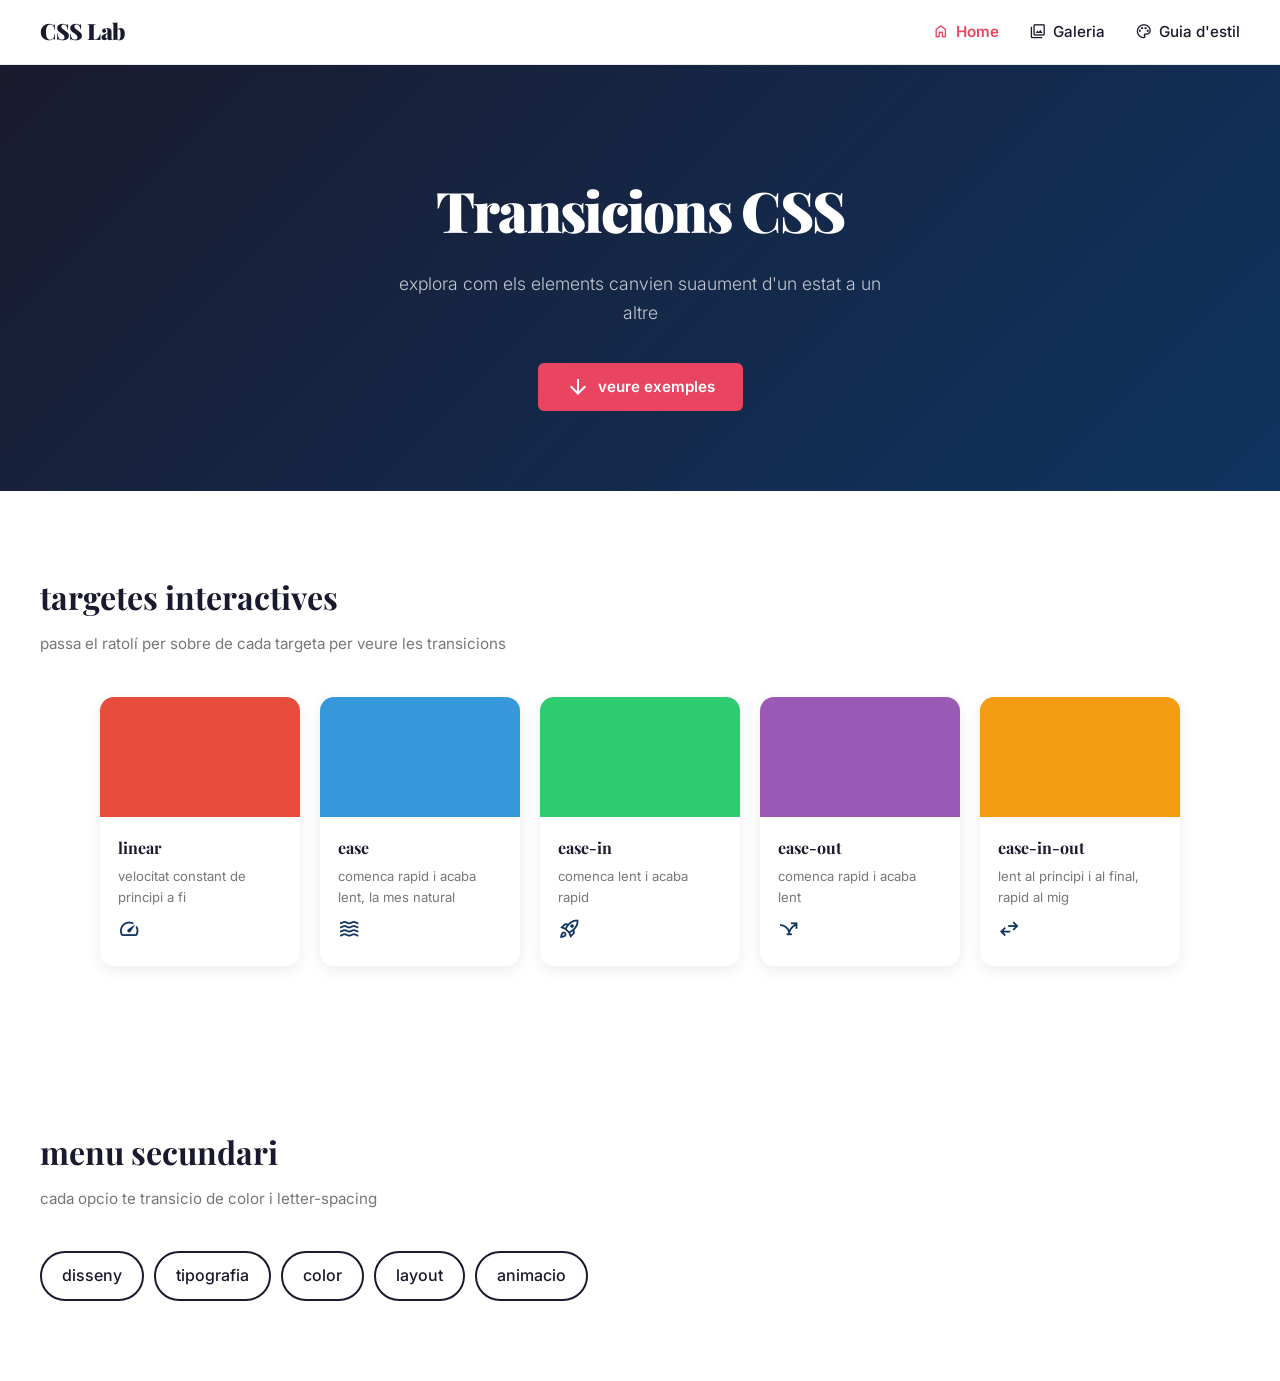
<file: index.html>
<!DOCTYPE html>
<html lang="ca">
<head>
    <meta charset="UTF-8">
    <meta name="viewport" content="width=device-width, initial-scale=1.0">
    <title>Transicions</title>
    <link rel="preconnect" href="https://fonts.googleapis.com">
    <link rel="preconnect" href="https://fonts.gstatic.com" crossorigin>
    <link href="https://fonts.googleapis.com/css2?family=Playfair+Display:wght@400;700;900&family=Inter:wght@300;400;500;600&display=swap" rel="stylesheet">
    <link href="https://fonts.googleapis.com/css2?family=Material+Symbols+Outlined:opsz,wght,FILL,GRAD@20..48,100..700,0..1,-50..200" rel="stylesheet">
    <link rel="stylesheet" href="estils.css">
</head>
<body>

    <nav class="navbar">
        <div class="nav-logo">CSS Lab</div>
        <div class="nav-links">
            <a href="index.html" class="active"><span class="material-symbols-outlined">home</span> Home</a>
            <a href="galeria.html"><span class="material-symbols-outlined">photo_library</span> Galeria</a>
            <a href="guia-estil.html"><span class="material-symbols-outlined">palette</span> Guia d'estil</a>
        </div>
    </nav>

    <section class="hero">
        <h1>Transicions CSS</h1>
        <p class="subtitle">explora com els elements canvien suaument d'un estat a un altre</p>
        <a href="#cards" class="btn-hero">
            <span class="material-symbols-outlined">arrow_downward</span>
            veure exemples
        </a>
    </section>

    <section class="cards-section" id="cards">
        <h2>targetes interactives</h2>
        <p class="section-desc">passa el ratolí per sobre de cada targeta per veure les transicions</p>
        <div class="cards-row">
            <div class="card card-linear">
                <div class="card-img" style="background: #e74c3c"></div>
                <div class="card-body">
                    <h3>linear</h3>
                    <p>velocitat constant de principi a fi</p>
                    <span class="material-symbols-outlined">speed</span>
                </div>
            </div>
            <div class="card card-ease">
                <div class="card-img" style="background: #3498db"></div>
                <div class="card-body">
                    <h3>ease</h3>
                    <p>comenca rapid i acaba lent, la mes natural</p>
                    <span class="material-symbols-outlined">waves</span>
                </div>
            </div>
            <div class="card card-easein">
                <div class="card-img" style="background: #2ecc71"></div>
                <div class="card-body">
                    <h3>ease-in</h3>
                    <p>comenca lent i acaba rapid</p>
                    <span class="material-symbols-outlined">rocket_launch</span>
                </div>
            </div>
            <div class="card card-easeout">
                <div class="card-img" style="background: #9b59b6"></div>
                <div class="card-body">
                    <h3>ease-out</h3>
                    <p>comenca rapid i acaba lent</p>
                    <span class="material-symbols-outlined">airline_stops</span>
                </div>
            </div>
            <div class="card card-easeinout">
                <div class="card-img" style="background: #f39c12"></div>
                <div class="card-body">
                    <h3>ease-in-out</h3>
                    <p>lent al principi i al final, rapid al mig</p>
                    <span class="material-symbols-outlined">swap_horiz</span>
                </div>
            </div>
        </div>
    </section>

    <section class="menu-section">
        <h2>menu secundari</h2>
        <p class="section-desc">cada opcio te transicio de color i letter-spacing</p>
        <nav class="secondary-menu">
            <a href="#">disseny</a>
            <a href="#">tipografia</a>
            <a href="#">color</a>
            <a href="#">layout</a>
            <a href="#">animacio</a>
        </nav>
    </section>

</body>
</html>
</file>
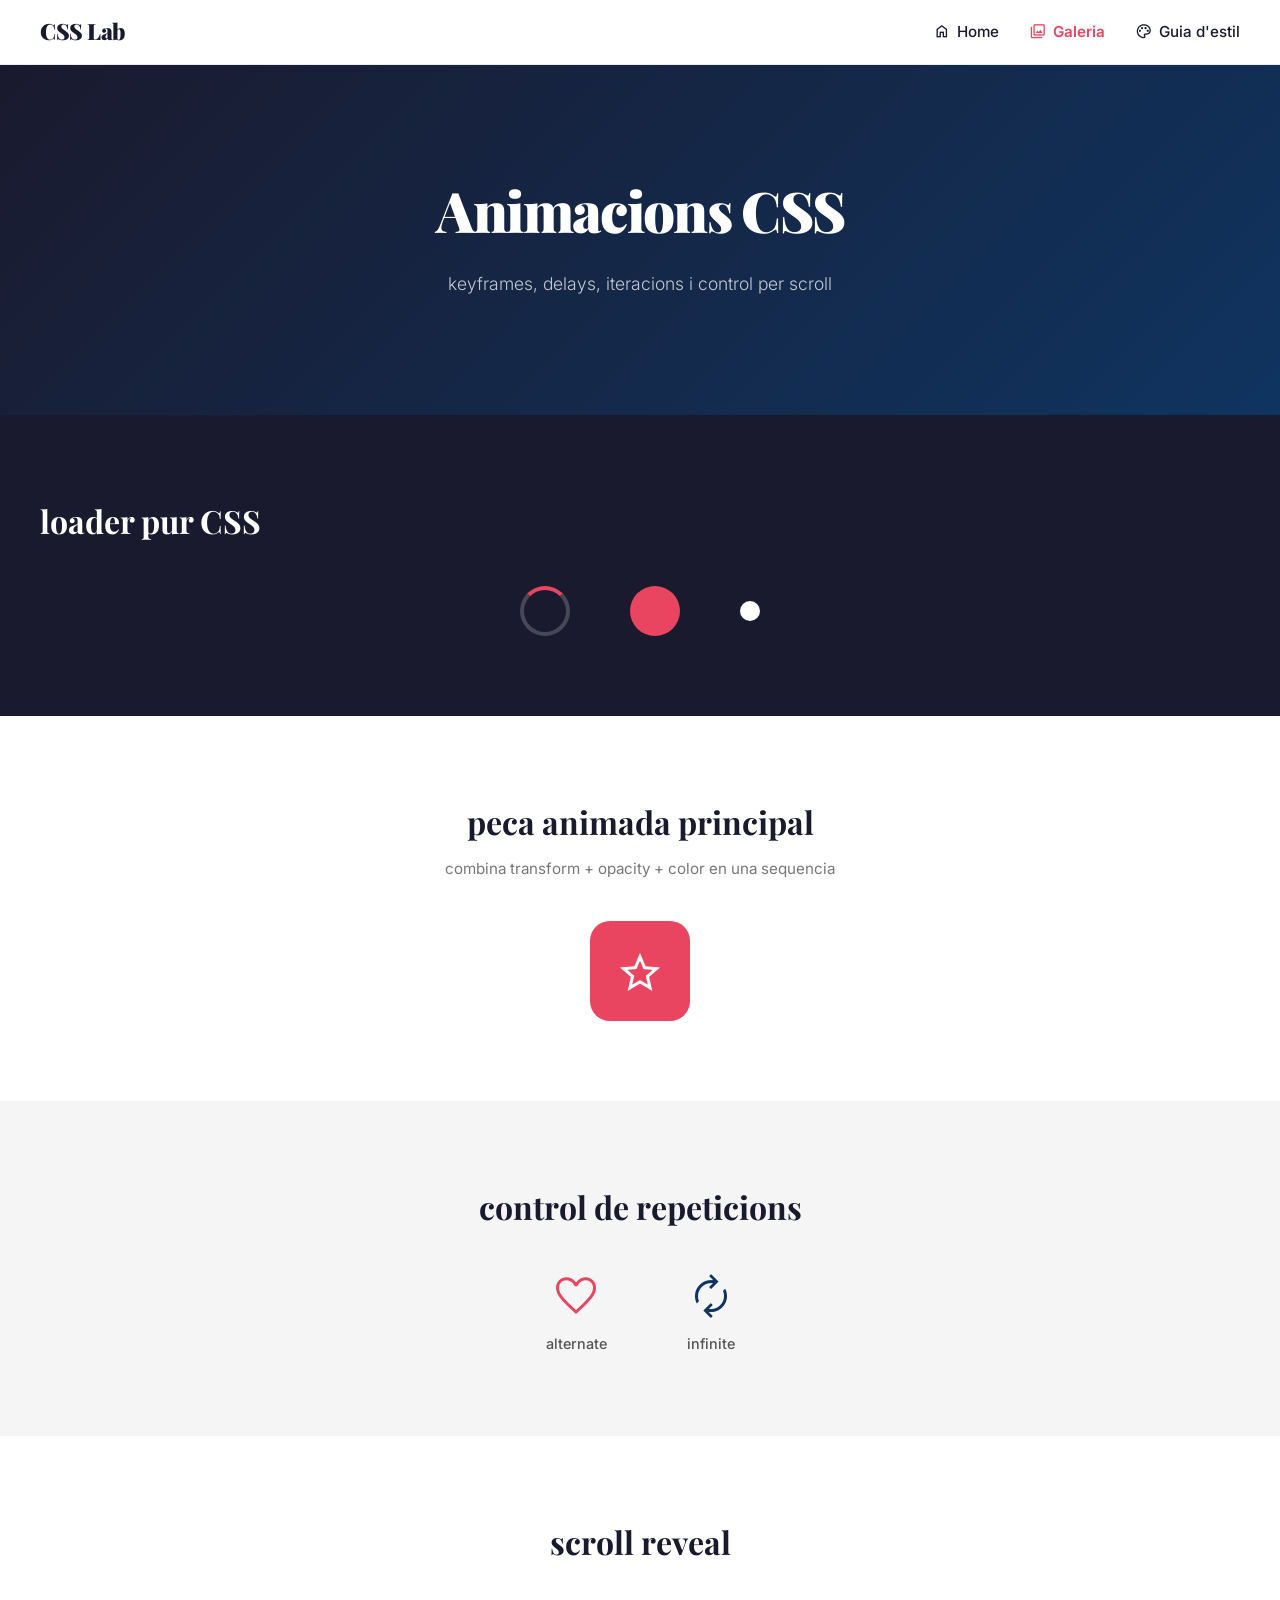
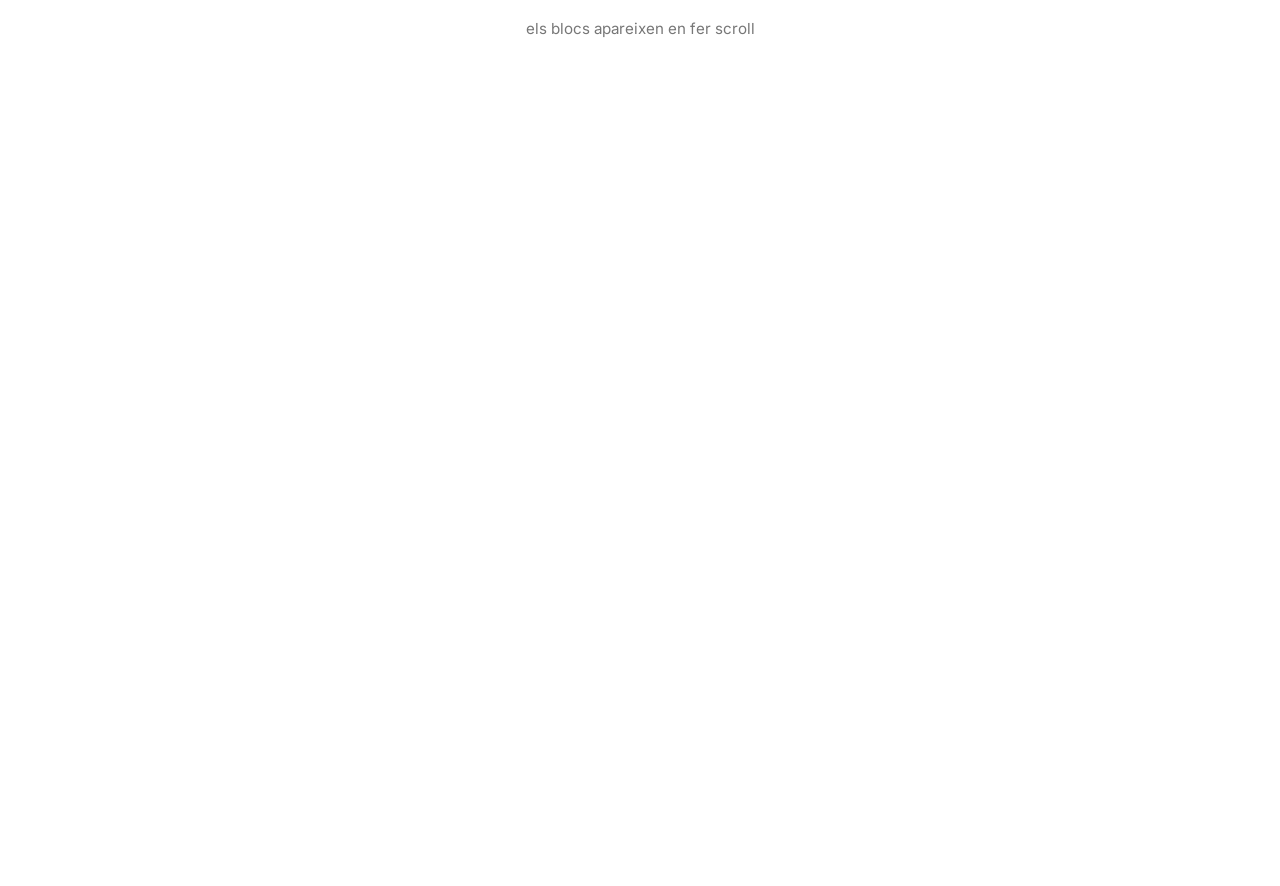
<file: galeria.html>
<!DOCTYPE html>
<html lang="ca">
<head>
    <meta charset="UTF-8">
    <meta name="viewport" content="width=device-width, initial-scale=1.0">
    <title>Animacions</title>
    <link rel="preconnect" href="https://fonts.googleapis.com">
    <link rel="preconnect" href="https://fonts.gstatic.com" crossorigin>
    <link href="https://fonts.googleapis.com/css2?family=Playfair+Display:wght@400;700;900&family=Inter:wght@300;400;500;600&display=swap" rel="stylesheet">
    <link href="https://fonts.googleapis.com/css2?family=Material+Symbols+Outlined:opsz,wght,FILL,GRAD@20..48,100..700,0..1,-50..200" rel="stylesheet">
    <link rel="stylesheet" href="estils.css">
</head>
<body>

    <nav class="navbar">
        <div class="nav-logo">CSS Lab</div>
        <div class="nav-links">
            <a href="index.html"><span class="material-symbols-outlined">home</span> Home</a>
            <a href="galeria.html" class="active"><span class="material-symbols-outlined">photo_library</span> Galeria</a>
            <a href="guia-estil.html"><span class="material-symbols-outlined">palette</span> Guia d'estil</a>
        </div>
    </nav>

    <section class="hero">
        <h1>Animacions CSS</h1>
        <p class="subtitle">keyframes, delays, iteracions i control per scroll</p>
    </section>

    <section class="loader-section">
        <h2>loader pur CSS</h2>
        <div class="loader-wrap">
            <div class="loader-spinner"></div>
            <div class="loader-pulse"></div>
            <div class="loader-bounce"></div>
        </div>
    </section>

    <section class="main-anim-section">
        <h2>peca animada principal</h2>
        <p class="section-desc">combina transform + opacity + color en una sequencia</p>
        <div class="main-anim-wrap">
            <div class="bounce-spin-block">
                <span class="material-symbols-outlined">star</span>
            </div>
        </div>
    </section>

    <section class="repeat-section">
        <h2>control de repeticions</h2>
        <div class="repeat-wrap">
            <div class="anim-alternate">
                <span class="material-symbols-outlined">favorite</span>
                <p>alternate</p>
            </div>
            <div class="anim-infinite">
                <span class="material-symbols-outlined">autorenew</span>
                <p>infinite</p>
            </div>
        </div>
    </section>

    <section class="scroll-section">
        <h2>scroll reveal</h2>
        <p class="section-desc">els blocs apareixen en fer scroll</p>

        <div class="reveal-block">
            <span class="material-symbols-outlined">visibility</span>
            <h3>bloc 1</h3>
            <p>apareix amb desplacament quan entra al viewport</p>
        </div>

        <div class="reveal-block">
            <span class="material-symbols-outlined">preview</span>
            <h3>bloc 2</h3>
            <p>delay diferent per crear efecte en cascada</p>
        </div>

        <div class="reveal-block">
            <span class="material-symbols-outlined">auto_awesome</span>
            <h3>bloc 3</h3>
            <p>fallback per navegadors que no suporten animation-timeline</p>
        </div>
    </section>

</body>
</html>
</file>
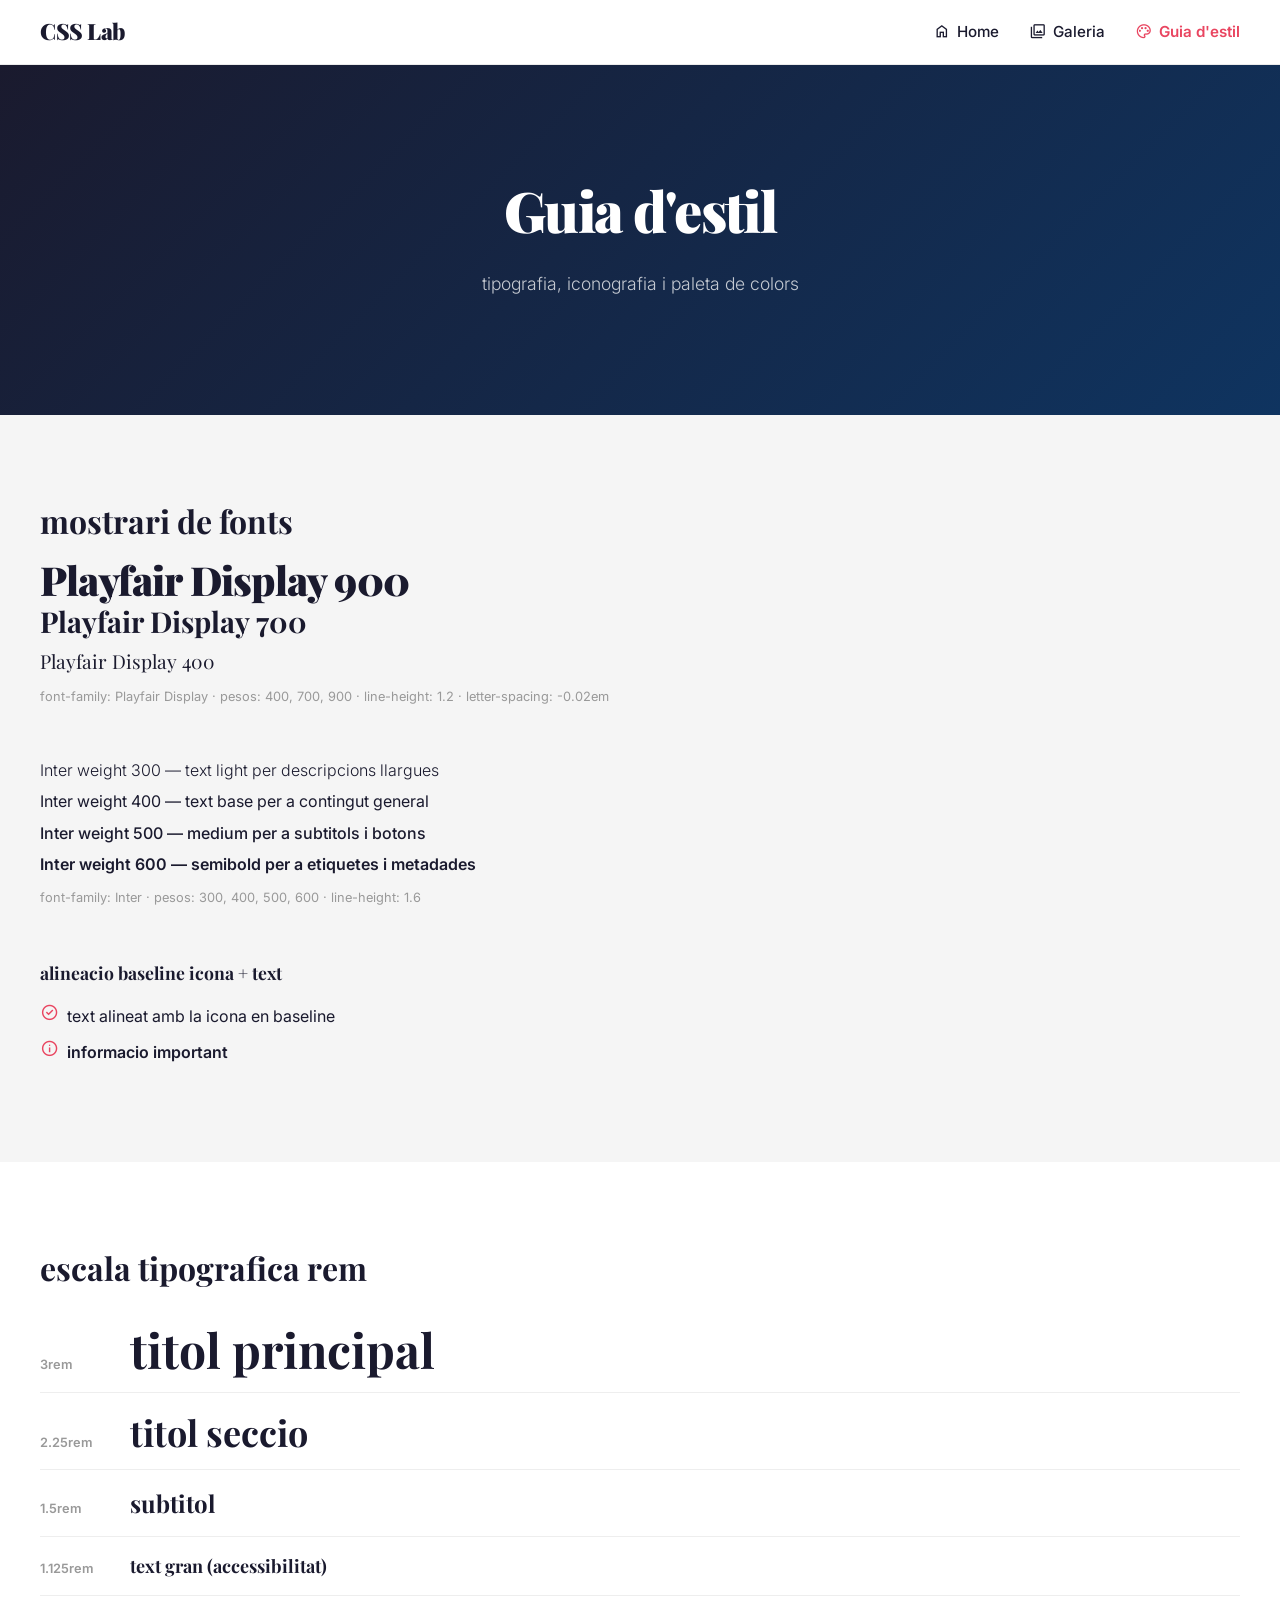
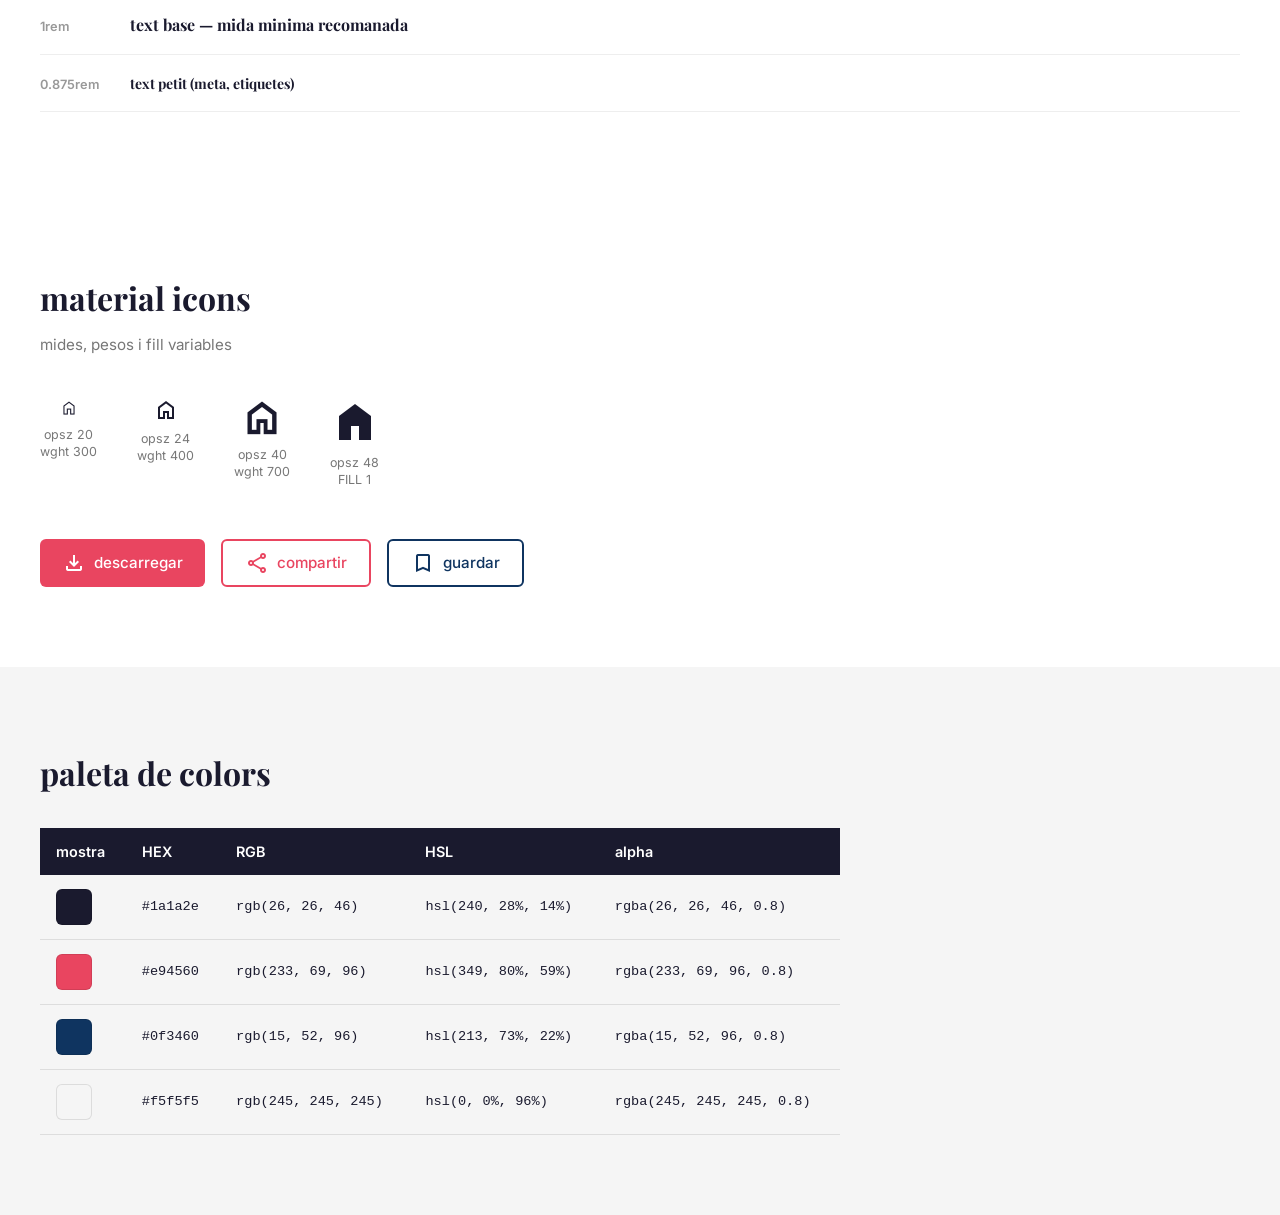
<file: guia-estil.html>
<!DOCTYPE html>
<html lang="ca">
<head>
    <meta charset="UTF-8">
    <meta name="viewport" content="width=device-width, initial-scale=1.0">
    <title>Guia d'estil</title>
    <link rel="preconnect" href="https://fonts.googleapis.com">
    <link rel="preconnect" href="https://fonts.gstatic.com" crossorigin>
    <link href="https://fonts.googleapis.com/css2?family=Playfair+Display:wght@400;700;900&family=Inter:wght@300;400;500;600&display=swap" rel="stylesheet">
    <link href="https://fonts.googleapis.com/css2?family=Material+Symbols+Outlined:opsz,wght,FILL,GRAD@20..48,100..700,0..1,-50..200" rel="stylesheet">
    <link rel="stylesheet" href="estils.css">
</head>
<body>

    <nav class="navbar">
        <div class="nav-logo">CSS Lab</div>
        <div class="nav-links">
            <a href="index.html"><span class="material-symbols-outlined">home</span> Home</a>
            <a href="galeria.html"><span class="material-symbols-outlined">photo_library</span> Galeria</a>
            <a href="guia-estil.html" class="active"><span class="material-symbols-outlined">palette</span> Guia d'estil</a>
        </div>
    </nav>

    <section class="hero">
        <h1>Guia d'estil</h1>
        <p class="subtitle">tipografia, iconografia i paleta de colors</p>
    </section>

    <section class="fonts-section">
        <h2>mostrari de fonts</h2>

        <div class="font-sample playfair">
            <h1>Playfair Display 900</h1>
            <h2>Playfair Display 700</h2>
            <h3>Playfair Display 400</h3>
            <p class="font-meta">font-family: Playfair Display · pesos: 400, 700, 900 · line-height: 1.2 · letter-spacing: -0.02em</p>
        </div>

        <div class="font-sample inter">
            <p class="inter-300">Inter weight 300 — text light per descripcions llargues</p>
            <p class="inter-400">Inter weight 400 — text base per a contingut general</p>
            <p class="inter-500">Inter weight 500 — medium per a subtitols i botons</p>
            <p class="inter-600">Inter weight 600 — semibold per a etiquetes i metadades</p>
            <p class="font-meta">font-family: Inter · pesos: 300, 400, 500, 600 · line-height: 1.6</p>
        </div>

        <div class="baseline-example">
            <h3>alineacio baseline icona + text</h3>
            <div class="baseline-row">
                <span class="material-symbols-outlined">check_circle</span>
                <span>text alineat amb la icona en baseline</span>
            </div>
            <div class="baseline-row">
                <span class="material-symbols-outlined">info</span>
                <span class="inter-600">informacio important</span>
            </div>
        </div>
    </section>

    <section class="type-scale-section">
        <h2>escala tipografica rem</h2>
        <div class="type-scale">
            <div class="scale-row"><span class="scale-size">3rem</span><span class="scale-example" style="font-size:3rem">titol principal</span></div>
            <div class="scale-row"><span class="scale-size">2.25rem</span><span class="scale-example" style="font-size:2.25rem">titol seccio</span></div>
            <div class="scale-row"><span class="scale-size">1.5rem</span><span class="scale-example" style="font-size:1.5rem">subtitol</span></div>
            <div class="scale-row"><span class="scale-size">1.125rem</span><span class="scale-example" style="font-size:1.125rem">text gran (accessibilitat)</span></div>
            <div class="scale-row"><span class="scale-size">1rem</span><span class="scale-example" style="font-size:1rem">text base — mida minima recomanada</span></div>
            <div class="scale-row"><span class="scale-size">0.875rem</span><span class="scale-example" style="font-size:0.875rem">text petit (meta, etiquetes)</span></div>
        </div>
    </section>

    <section class="icons-section">
        <h2>material icons</h2>
        <p class="section-desc">mides, pesos i fill variables</p>

        <div class="icons-showcase">
            <div class="icon-item">
                <span class="material-symbols-outlined icon-sm">home</span>
                <p>opsz 20<br>wght 300</p>
            </div>
            <div class="icon-item">
                <span class="material-symbols-outlined icon-md">home</span>
                <p>opsz 24<br>wght 400</p>
            </div>
            <div class="icon-item">
                <span class="material-symbols-outlined icon-lg">home</span>
                <p>opsz 40<br>wght 700</p>
            </div>
            <div class="icon-item">
                <span class="material-symbols-outlined icon-xl icon-fill">home</span>
                <p>opsz 48<br>FILL 1</p>
            </div>
        </div>

        <div class="icon-buttons">
            <a href="#" class="icon-btn">
                <span class="material-symbols-outlined">download</span>
                descarregar
            </a>
            <a href="#" class="icon-btn icon-btn-outline">
                <span class="material-symbols-outlined">share</span>
                compartir
            </a>
            <a href="#" class="icon-btn icon-btn-ghost">
                <span class="material-symbols-outlined">bookmark</span>
                guardar
            </a>
        </div>
    </section>

    <section class="colors-section">
        <h2>paleta de colors</h2>
        <table class="colors-table">
            <thead>
                <tr>
                    <th>mostra</th>
                    <th>HEX</th>
                    <th>RGB</th>
                    <th>HSL</th>
                    <th>alpha</th>
                </tr>
            </thead>
            <tbody>
                <tr>
                    <td><div class="color-swatch" style="background:#1a1a2e"></div></td>
                    <td>#1a1a2e</td>
                    <td>rgb(26, 26, 46)</td>
                    <td>hsl(240, 28%, 14%)</td>
                    <td>rgba(26, 26, 46, 0.8)</td>
                </tr>
                <tr>
                    <td><div class="color-swatch" style="background:#e94560"></div></td>
                    <td>#e94560</td>
                    <td>rgb(233, 69, 96)</td>
                    <td>hsl(349, 80%, 59%)</td>
                    <td>rgba(233, 69, 96, 0.8)</td>
                </tr>
                <tr>
                    <td><div class="color-swatch" style="background:#0f3460"></div></td>
                    <td>#0f3460</td>
                    <td>rgb(15, 52, 96)</td>
                    <td>hsl(213, 73%, 22%)</td>
                    <td>rgba(15, 52, 96, 0.8)</td>
                </tr>
                <tr>
                    <td><div class="color-swatch" style="background:#f5f5f5"></div></td>
                    <td>#f5f5f5</td>
                    <td>rgb(245, 245, 245)</td>
                    <td>hsl(0, 0%, 96%)</td>
                    <td>rgba(245, 245, 245, 0.8)</td>
                </tr>
            </tbody>
        </table>
    </section>

</body>
</html>
</file>
<file: estils.css>
/* variables */
:root {
    --color-dark: #1a1a2e;
    --color-accent: #e94560;
    --color-mid: #0f3460;
    --color-light: #f5f5f5;
    --font-title: 'Playfair Display', serif;
    --font-body: 'Inter', sans-serif;
    --transition-fast: 0.2s ease;
    --transition-mid: 0.4s ease;
    --transition-slow: 0.6s ease-in-out;
}

* {
    margin: 0;
    padding: 0;
    box-sizing: border-box;
}

body {
    font-family: var(--font-body);
    background-color: #ffffff;
    color: var(--color-dark);
    font-size: 1rem;
    line-height: 1.6;
}

/* navbar - sticky amb glass effect */
.navbar {
    position: sticky;
    top: 0;
    z-index: 100;
    display: flex;
    align-items: center;
    justify-content: space-between;
    padding: 14px 40px;
    background: rgba(255, 255, 255, 0.6);
    backdrop-filter: blur(12px);
    -webkit-backdrop-filter: blur(12px);
    border-bottom: 1px solid rgba(0,0,0,0.08);
}

.nav-logo {
    font-family: var(--font-title);
    font-weight: 900;
    font-size: 1.4rem;
    color: var(--color-dark);
    letter-spacing: -0.02em;
}

.nav-links {
    display: flex;
    gap: 30px;
}

.nav-links a {
    display: flex;
    align-items: center;
    gap: 6px;
    text-decoration: none;
    color: var(--color-dark);
    font-size: 0.95rem;
    font-weight: 500;
    letter-spacing: 0;
    transition: color var(--transition-fast), letter-spacing var(--transition-fast);
}

.nav-links a:hover {
    color: var(--color-accent);
    letter-spacing: 0.04em;
}

.nav-links a.active {
    color: var(--color-accent);
    font-weight: 600;
}

.nav-links a .material-symbols-outlined {
    font-size: 1.1rem;
    transition: transform var(--transition-fast);
}

.nav-links a:hover .material-symbols-outlined {
    transform: scale(1.2);
}

/* hero */
.hero {
    display: flex;
    flex-direction: column;
    align-items: center;
    justify-content: center;
    text-align: center;
    padding: 100px 20px 80px;
    background: linear-gradient(135deg, var(--color-dark) 0%, var(--color-mid) 100%);
    color: #ffffff;
}

.hero h1 {
    font-family: var(--font-title);
    font-size: 3.5rem;
    font-weight: 900;
    letter-spacing: -0.03em;
    margin-bottom: 16px;
}

.hero .subtitle {
    font-size: 1.1rem;
    font-weight: 300;
    color: rgba(255,255,255,0.75);
    max-width: 500px;
    margin-bottom: 36px;
}

.btn-hero {
    display: inline-flex;
    align-items: center;
    gap: 8px;
    padding: 12px 28px;
    background-color: var(--color-accent);
    color: #ffffff;
    border-radius: 6px;
    text-decoration: none;
    font-weight: 600;
    font-size: 0.95rem;
    transition: background-color var(--transition-fast), transform var(--transition-fast), box-shadow var(--transition-fast);
}

.btn-hero:hover {
    background-color: #c73652;
    transform: translateY(-3px);
    box-shadow: 0 8px 20px rgba(233, 69, 96, 0.4);
}

/* seccions genriques */
.cards-section,
.menu-section,
.loader-section,
.main-anim-section,
.repeat-section,
.scroll-section,
.fonts-section,
.type-scale-section,
.icons-section,
.colors-section {
    padding: 80px 40px;
}

.cards-section h2,
.menu-section h2,
.loader-section h2,
.main-anim-section h2,
.repeat-section h2,
.scroll-section h2,
.fonts-section h2,
.type-scale-section h2,
.icons-section h2,
.colors-section h2 {
    font-family: var(--font-title);
    font-size: 2rem;
    font-weight: 700;
    margin-bottom: 10px;
    color: var(--color-dark);
}

.section-desc {
    color: #777777;
    font-size: 0.95rem;
    margin-bottom: 40px;
}

/* targetes interactives */
.cards-row {
    display: flex;
    flex-wrap: wrap;
    gap: 20px;
    justify-content: center;
}

.card {
    width: 200px;
    border-radius: 14px;
    overflow: hidden;
    box-shadow: 0 4px 15px rgba(0,0,0,0.08);
    cursor: pointer;
}

.card-img {
    height: 120px;
    transition: height var(--transition-mid);
}

.card-body {
    padding: 18px;
    background: #ffffff;
}

.card-body h3 {
    font-family: var(--font-title);
    font-size: 1rem;
    font-weight: 700;
    margin-bottom: 6px;
    transition: color var(--transition-fast);
}

.card-body p {
    font-size: 0.82rem;
    color: #777777;
    margin-bottom: 10px;
    transition: color var(--transition-fast);
}

.card-body .material-symbols-outlined {
    font-size: 1.4rem;
    color: var(--color-mid);
    transition: transform var(--transition-mid), color var(--transition-fast);
}

/* transicions especifiques per cada targeta */
.card-linear {
    transition: transform 0.5s linear, box-shadow 0.5s linear;
}
.card-linear:hover {
    transform: scale(1.06);
    box-shadow: 0 12px 30px rgba(231, 76, 60, 0.3);
}
.card-linear:hover .card-img { height: 160px; }
.card-linear:hover .card-body h3 { color: #e74c3c; }
.card-linear:hover .card-body .material-symbols-outlined { transform: rotate(360deg); color: #e74c3c; }

.card-ease {
    transition: transform 0.5s ease, box-shadow 0.5s ease;
}
.card-ease:hover {
    transform: scale(1.06);
    box-shadow: 0 12px 30px rgba(52, 152, 219, 0.3);
}
.card-ease:hover .card-img { height: 160px; }
.card-ease:hover .card-body h3 { color: #3498db; }
.card-ease:hover .card-body .material-symbols-outlined { transform: rotate(360deg); color: #3498db; }

.card-easein {
    transition: transform 0.5s ease-in, box-shadow 0.5s ease-in;
}
.card-easein:hover {
    transform: scale(1.06);
    box-shadow: 0 12px 30px rgba(46, 204, 113, 0.3);
}
.card-easein:hover .card-img { height: 160px; }
.card-easein:hover .card-body h3 { color: #2ecc71; }
.card-easein:hover .card-body .material-symbols-outlined { transform: rotate(360deg); color: #2ecc71; }

.card-easeout {
    transition: transform 0.5s ease-out, box-shadow 0.5s ease-out;
}
.card-easeout:hover {
    transform: scale(1.06);
    box-shadow: 0 12px 30px rgba(155, 89, 182, 0.3);
}
.card-easeout:hover .card-img { height: 160px; }
.card-easeout:hover .card-body h3 { color: #9b59b6; }
.card-easeout:hover .card-body .material-symbols-outlined { transform: rotate(360deg); color: #9b59b6; }

.card-easeinout {
    transition: transform 0.5s ease-in-out, box-shadow 0.5s ease-in-out;
}
.card-easeinout:hover {
    transform: scale(1.06);
    box-shadow: 0 12px 30px rgba(243, 156, 18, 0.3);
}
.card-easeinout:hover .card-img { height: 160px; }
.card-easeinout:hover .card-body h3 { color: #f39c12; }
.card-easeinout:hover .card-body .material-symbols-outlined { transform: rotate(360deg); color: #f39c12; }

/* menu secundari */
.secondary-menu {
    display: flex;
    flex-wrap: wrap;
    gap: 10px;
    margin-top: 20px;
}

.secondary-menu a {
    text-decoration: none;
    color: var(--color-dark);
    font-weight: 500;
    font-size: 1rem;
    padding: 10px 20px;
    border: 2px solid var(--color-dark);
    border-radius: 30px;
    letter-spacing: 0;
    transition: color 0.3s ease, background-color 0.3s ease, letter-spacing 0.3s ease, border-color 0.3s ease;
}

.secondary-menu a:hover {
    color: #ffffff;
    background-color: var(--color-accent);
    border-color: var(--color-accent);
    letter-spacing: 0.08em;
}

/* ==================== */
/* galeria - animacions */
/* ==================== */

/* loader */
.loader-section {
    background-color: var(--color-dark);
    color: #ffffff;
}

.loader-section h2 {
    color: #ffffff;
}

.loader-wrap {
    display: flex;
    align-items: center;
    justify-content: center;
    gap: 60px;
    margin-top: 40px;
}

.loader-spinner {
    width: 50px;
    height: 50px;
    border: 4px solid rgba(255,255,255,0.2);
    border-top-color: var(--color-accent);
    border-radius: 50%;
    animation: spin 1s linear infinite;
}

@keyframes spin {
    to { transform: rotate(360deg); }
}

.loader-pulse {
    width: 50px;
    height: 50px;
    background-color: var(--color-accent);
    border-radius: 50%;
    animation: pulse 1.2s ease-in-out infinite;
}

@keyframes pulse {
    0%, 100% { transform: scale(1); opacity: 1; }
    50% { transform: scale(1.4); opacity: 0.5; }
}

.loader-bounce {
    width: 20px;
    height: 20px;
    background-color: #ffffff;
    border-radius: 50%;
    animation: bounce 0.8s ease-in-out infinite alternate;
}

@keyframes bounce {
    from { transform: translateY(0); }
    to { transform: translateY(-40px); }
}

/* peca animada principal */
.main-anim-section {
    text-align: center;
}

.main-anim-wrap {
    display: flex;
    justify-content: center;
    margin-top: 40px;
}

.bounce-spin-block {
    width: 100px;
    height: 100px;
    background-color: var(--color-accent);
    border-radius: 20px;
    display: flex;
    align-items: center;
    justify-content: center;
    animation: bounceAndSpin 3s ease-in-out infinite;
}

.bounce-spin-block .material-symbols-outlined {
    font-size: 3rem;
    color: #ffffff;
}

@keyframes bounceAndSpin {
    0%   { transform: translateY(0) rotate(0deg); background-color: var(--color-accent); opacity: 1; }
    25%  { transform: translateY(-40px) rotate(90deg); background-color: #f39c12; opacity: 0.8; }
    50%  { transform: translateY(0) rotate(180deg); background-color: #2ecc71; opacity: 1; }
    75%  { transform: translateY(-20px) rotate(270deg); background-color: #3498db; opacity: 0.9; }
    100% { transform: translateY(0) rotate(360deg); background-color: var(--color-accent); opacity: 1; }
}

/* repeticions */
.repeat-section {
    background-color: var(--color-light);
    text-align: center;
}

.repeat-wrap {
    display: flex;
    justify-content: center;
    gap: 80px;
    margin-top: 40px;
}

.anim-alternate,
.anim-infinite {
    display: flex;
    flex-direction: column;
    align-items: center;
    gap: 12px;
}

.anim-alternate .material-symbols-outlined {
    font-size: 3rem;
    color: var(--color-accent);
    animation: scaleAlt 1s ease-in-out 4 alternate;
}

@keyframes scaleAlt {
    from { transform: scale(1); color: var(--color-accent); }
    to   { transform: scale(1.6); color: var(--color-mid); }
}

.anim-infinite .material-symbols-outlined {
    font-size: 3rem;
    color: var(--color-mid);
    animation: spinInf 2s linear infinite;
}

@keyframes spinInf {
    to { transform: rotate(360deg); }
}

.anim-alternate p,
.anim-infinite p {
    font-size: 0.9rem;
    color: #555555;
    font-weight: 500;
}

/* scroll reveal */
.scroll-section {
    display: flex;
    flex-direction: column;
    gap: 40px;
    align-items: center;
}

.reveal-block {
    width: 100%;
    max-width: 600px;
    background-color: var(--color-dark);
    color: #ffffff;
    border-radius: 16px;
    padding: 40px;
    text-align: center;
    display: flex;
    flex-direction: column;
    align-items: center;
    gap: 12px;
}

.reveal-block .material-symbols-outlined {
    font-size: 2.5rem;
    color: var(--color-accent);
}

.reveal-block h3 {
    font-family: var(--font-title);
    font-size: 1.3rem;
}

.reveal-block p {
    font-size: 0.95rem;
    color: rgba(255,255,255,0.7);
}

/* scroll reveal amb animation-timeline */
@supports (animation-timeline: view()) {
    .reveal-block {
        opacity: 0;
        transform: translateY(40px);
        animation: revealUp linear both;
        animation-timeline: view();
        animation-range: entry 0% entry 40%;
    }
}

@keyframes revealUp {
    from { opacity: 0; transform: translateY(40px); }
    to   { opacity: 1; transform: translateY(0); }
}

/* fallback per navegadors sense animation-timeline */
@supports not (animation-timeline: view()) {
    .reveal-block {
        opacity: 1;
        transform: translateY(0);
        animation: revealFallback 0.8s ease-out both;
    }
    .reveal-block:nth-child(2) { animation-delay: 0.2s; }
    .reveal-block:nth-child(3) { animation-delay: 0.4s; }
}

@keyframes revealFallback {
    from { opacity: 0; transform: translateY(20px); }
    to   { opacity: 1; transform: translateY(0); }
}

/* =================== */
/* guia d'estil        */
/* =================== */

.fonts-section {
    background-color: var(--color-light);
}

.font-sample {
    margin-bottom: 50px;
}

.font-sample.playfair h1 { font-family: var(--font-title); font-size: 2.5rem; font-weight: 900; line-height: 1.2; letter-spacing: -0.02em; }
.font-sample.playfair h2 { font-family: var(--font-title); font-size: 1.8rem; font-weight: 700; line-height: 1.2; }
.font-sample.playfair h3 { font-family: var(--font-title); font-size: 1.2rem; font-weight: 400; line-height: 1.4; margin-bottom: 12px; }

.inter-300 { font-weight: 300; font-size: 1rem; line-height: 1.6; margin-bottom: 6px; }
.inter-400 { font-weight: 400; font-size: 1rem; line-height: 1.6; margin-bottom: 6px; }
.inter-500 { font-weight: 500; font-size: 1rem; line-height: 1.6; margin-bottom: 6px; }
.inter-600 { font-weight: 600; font-size: 1rem; line-height: 1.6; margin-bottom: 6px; }

.font-meta {
    font-size: 0.8rem;
    color: #999999;
    margin-top: 10px;
    font-weight: 400;
}

/* baseline */
.baseline-example {
    margin-top: 20px;
}

.baseline-example h3 {
    font-family: var(--font-title);
    font-size: 1.1rem;
    margin-bottom: 16px;
}

.baseline-row {
    display: flex;
    align-items: baseline;
    gap: 8px;
    margin-bottom: 10px;
    font-size: 1rem;
}

.baseline-row .material-symbols-outlined {
    font-size: 1.2rem;
    color: var(--color-accent);
}

/* escala tipografica */
.type-scale {
    display: flex;
    flex-direction: column;
    gap: 20px;
    margin-top: 30px;
}

.scale-row {
    display: flex;
    align-items: baseline;
    gap: 20px;
    border-bottom: 1px solid #eeeeee;
    padding-bottom: 16px;
}

.scale-size {
    font-size: 0.8rem;
    color: #999999;
    font-weight: 600;
    min-width: 70px;
}

.scale-example {
    font-family: var(--font-title);
    font-weight: 700;
    color: var(--color-dark);
    line-height: 1.1;
}

/* icons */
.icons-section {
    background-color: #ffffff;
}

.icons-showcase {
    display: flex;
    flex-wrap: wrap;
    gap: 40px;
    margin: 30px 0 50px;
}

.icon-item {
    display: flex;
    flex-direction: column;
    align-items: center;
    gap: 8px;
    text-align: center;
}

.icon-item p {
    font-size: 0.78rem;
    color: #777777;
    line-height: 1.4;
}

.icon-sm  { font-size: 20px; font-variation-settings: 'opsz' 20, 'wght' 300; }
.icon-md  { font-size: 24px; font-variation-settings: 'opsz' 24, 'wght' 400; }
.icon-lg  { font-size: 40px; font-variation-settings: 'opsz' 40, 'wght' 700; }
.icon-xl  { font-size: 48px; font-variation-settings: 'opsz' 48, 'wght' 400; }
.icon-fill { font-variation-settings: 'opsz' 48, 'wght' 400, 'FILL' 1; }

.icon-buttons {
    display: flex;
    flex-wrap: wrap;
    gap: 16px;
    margin-top: 10px;
}

.icon-btn {
    display: inline-flex;
    align-items: center;
    gap: 8px;
    padding: 10px 22px;
    background-color: var(--color-accent);
    color: #ffffff;
    border-radius: 6px;
    text-decoration: none;
    font-weight: 500;
    font-size: 0.95rem;
    transition: background-color var(--transition-fast), transform var(--transition-fast), box-shadow var(--transition-fast);
}

.icon-btn:hover {
    background-color: #c73652;
    transform: translateY(-2px);
    box-shadow: 0 6px 16px rgba(233,69,96,0.35);
}

.icon-btn-outline {
    background-color: transparent;
    color: var(--color-accent);
    border: 2px solid var(--color-accent);
}

.icon-btn-outline:hover {
    background-color: var(--color-accent);
    color: #ffffff;
}

.icon-btn-ghost {
    background-color: transparent;
    color: var(--color-mid);
    border: 2px solid var(--color-mid);
}

.icon-btn-ghost:hover {
    background-color: var(--color-mid);
    color: #ffffff;
    box-shadow: 0 6px 16px rgba(15,52,96,0.3);
}

/* colors table */
.colors-section {
    background-color: var(--color-light);
}

.colors-table {
    width: 100%;
    max-width: 800px;
    border-collapse: collapse;
    margin-top: 30px;
    font-size: 0.9rem;
}

.colors-table th {
    background-color: var(--color-dark);
    color: #ffffff;
    padding: 12px 16px;
    text-align: left;
    font-weight: 600;
}

.colors-table td {
    padding: 14px 16px;
    border-bottom: 1px solid #dddddd;
    font-family: monospace;
    font-size: 0.85rem;
}

.color-swatch {
    width: 36px;
    height: 36px;
    border-radius: 6px;
    border: 1px solid rgba(0,0,0,0.1);
}

/* ========== */
/* responsive */
/* ========== */

@media (max-width: 768px) {

    .navbar {
        padding: 12px 20px;
        flex-direction: column;
        gap: 12px;
    }

    .nav-links {
        gap: 15px;
    }

    .nav-links a {
        font-size: 0.85rem;
    }

    .hero h1 {
        font-size: 2.2rem;
    }

    .hero .subtitle {
        font-size: 1rem;
    }

    .cards-section,
    .menu-section,
    .loader-section,
    .main-anim-section,
    .repeat-section,
    .scroll-section,
    .fonts-section,
    .type-scale-section,
    .icons-section,
    .colors-section {
        padding: 50px 20px;
    }

    .card {
        width: 160px;
    }

    .repeat-wrap {
        gap: 40px;
    }

    .loader-wrap {
        gap: 30px;
    }

    .font-sample.playfair h1 { font-size: 1.8rem; }
    .font-sample.playfair h2 { font-size: 1.4rem; }

    .colors-table {
        font-size: 0.78rem;
    }

    .colors-table td,
    .colors-table th {
        padding: 8px 10px;
    }
}

@media (max-width: 480px) {

    .nav-links {
        flex-direction: column;
        align-items: center;
        gap: 8px;
    }

    .hero h1 {
        font-size: 1.7rem;
    }

    .cards-row {
        flex-direction: column;
        align-items: center;
    }

    .card {
        width: 100%;
        max-width: 320px;
    }

    .secondary-menu {
        flex-direction: column;
    }

    .icons-showcase {
        gap: 20px;
    }

    .icon-buttons {
        flex-direction: column;
    }
}
</file>
